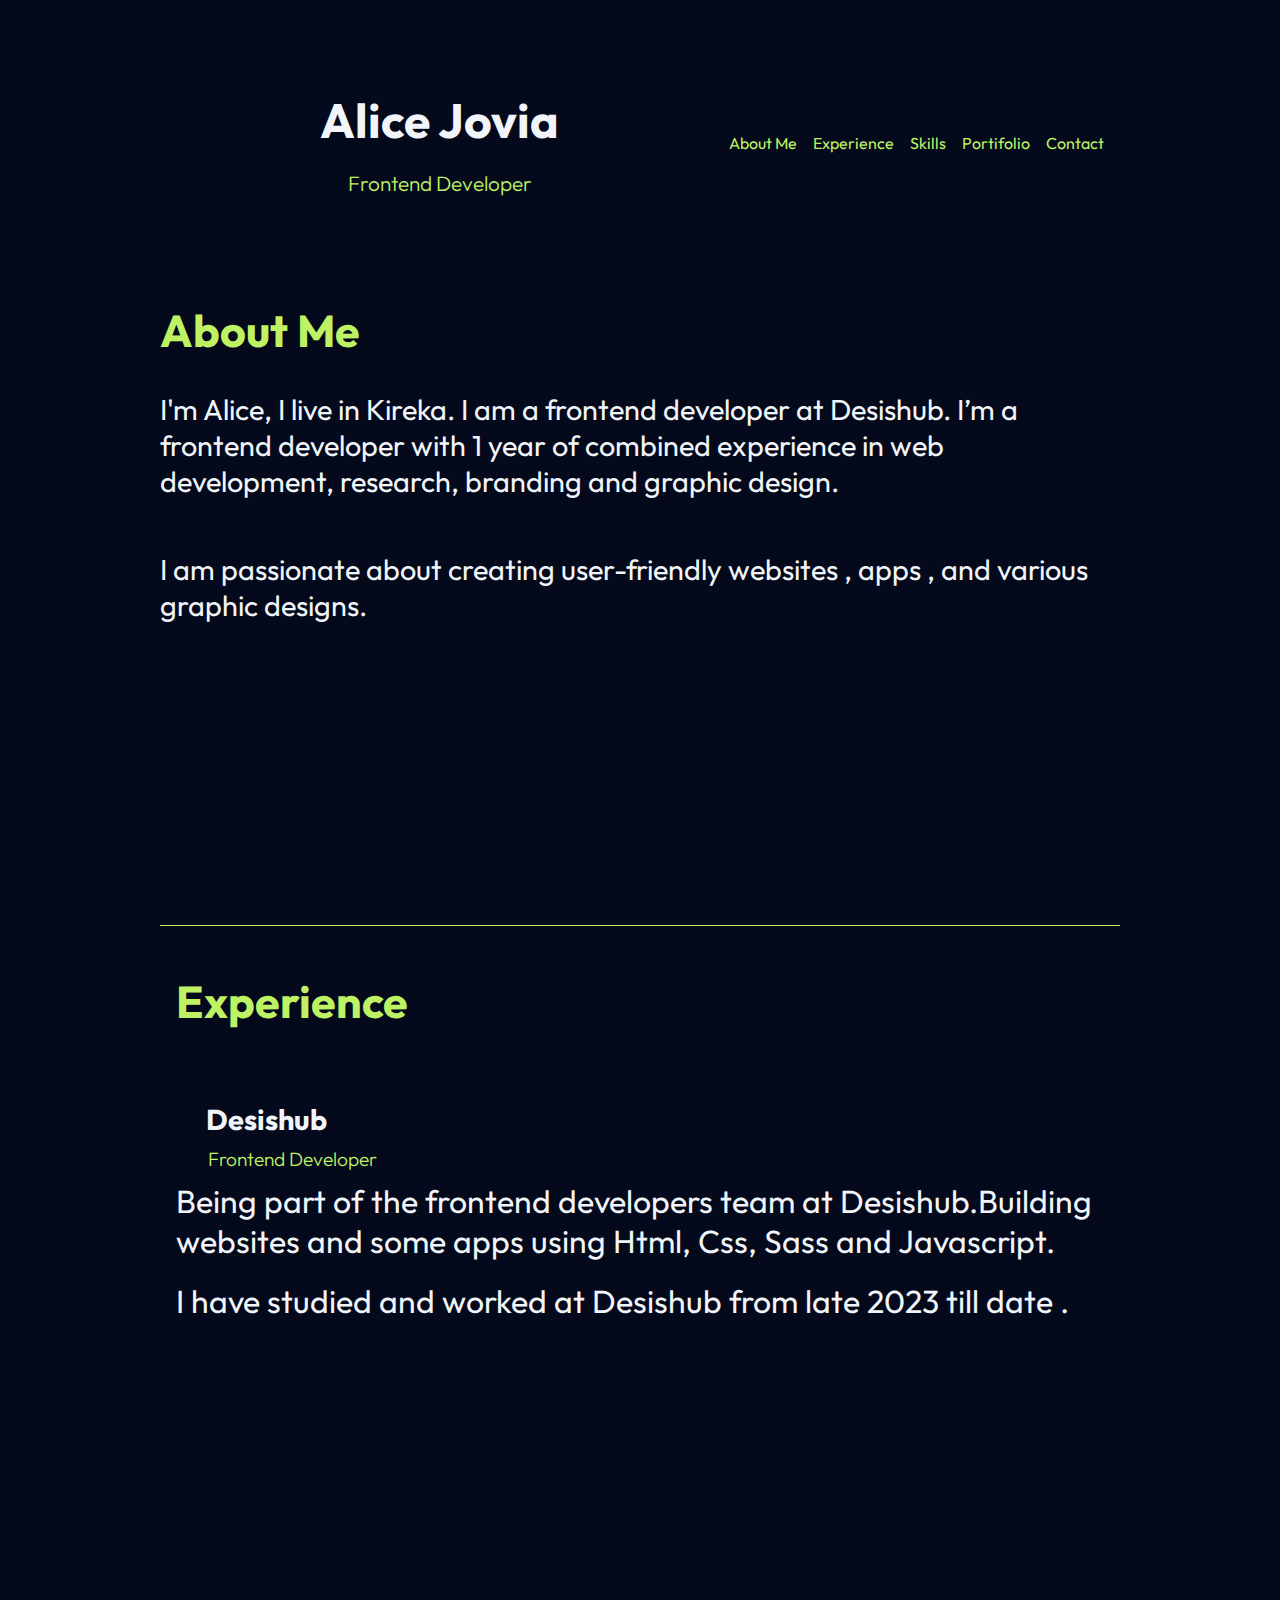
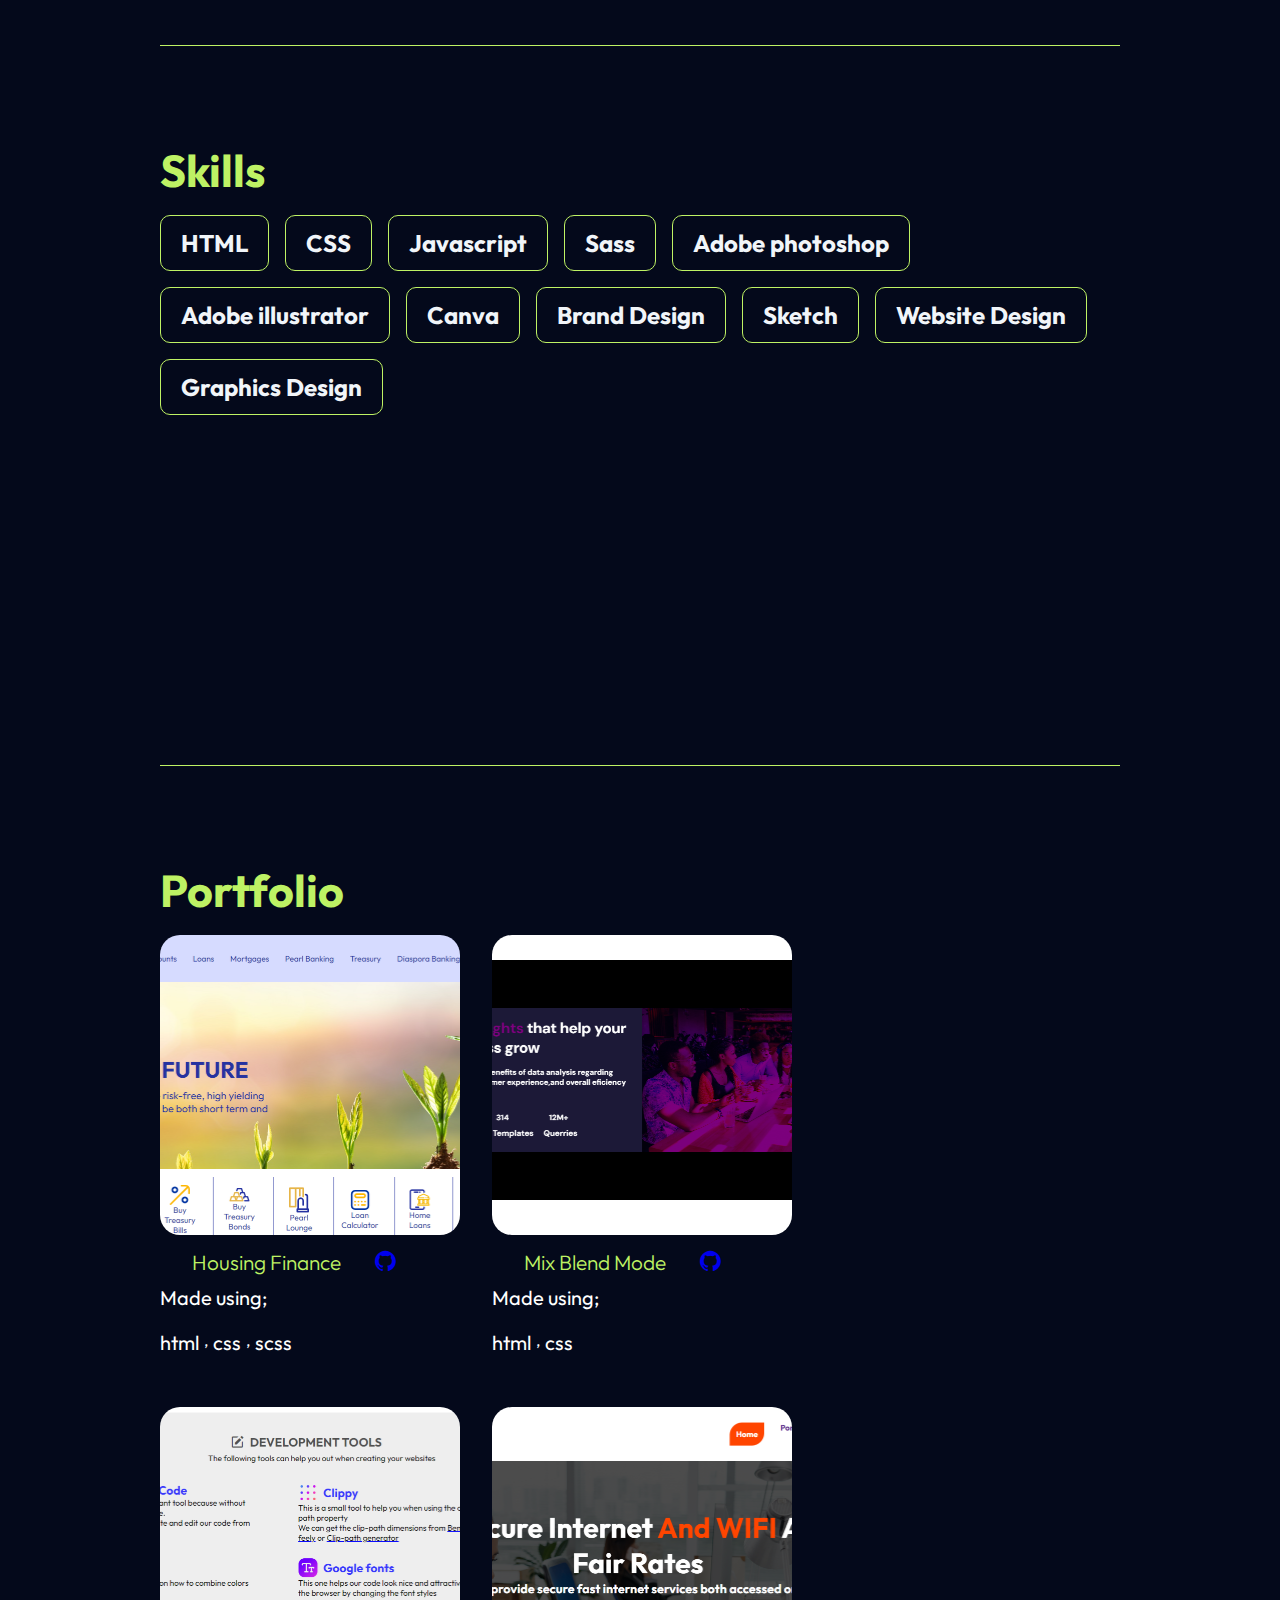
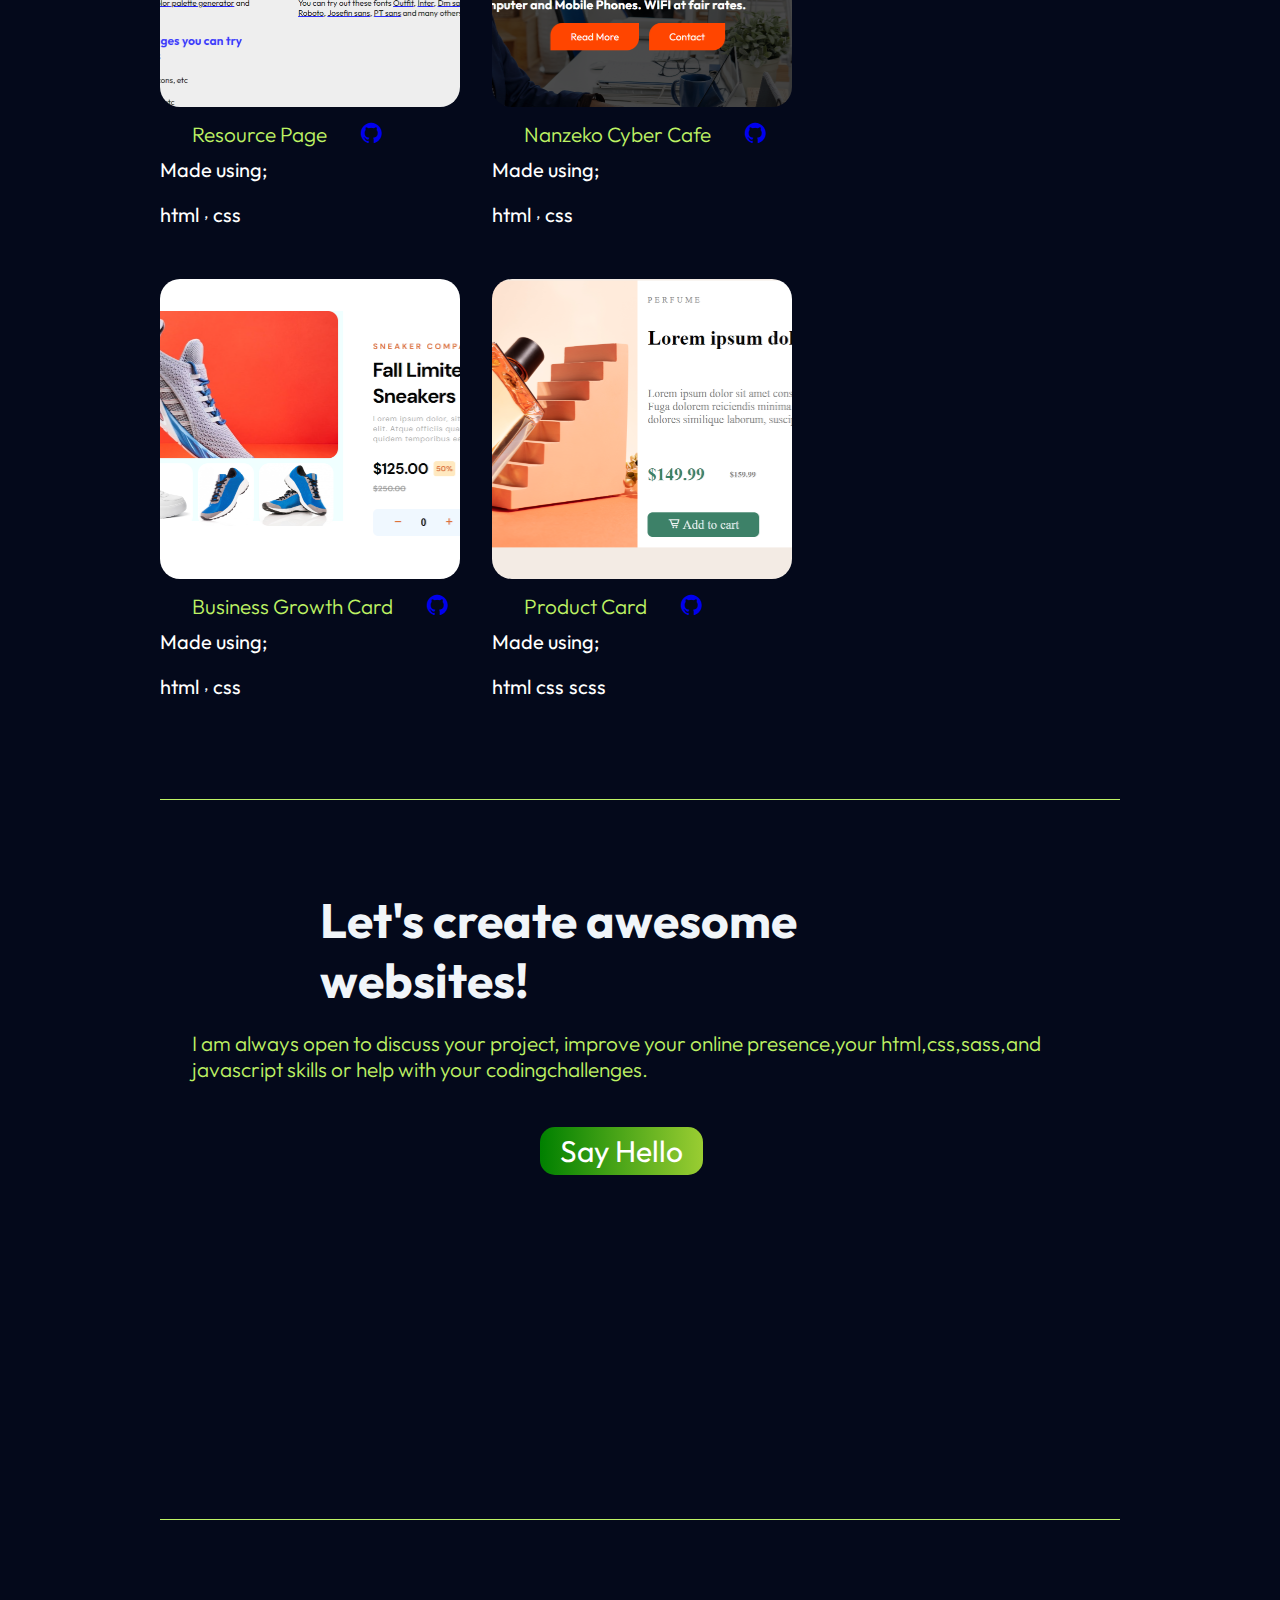
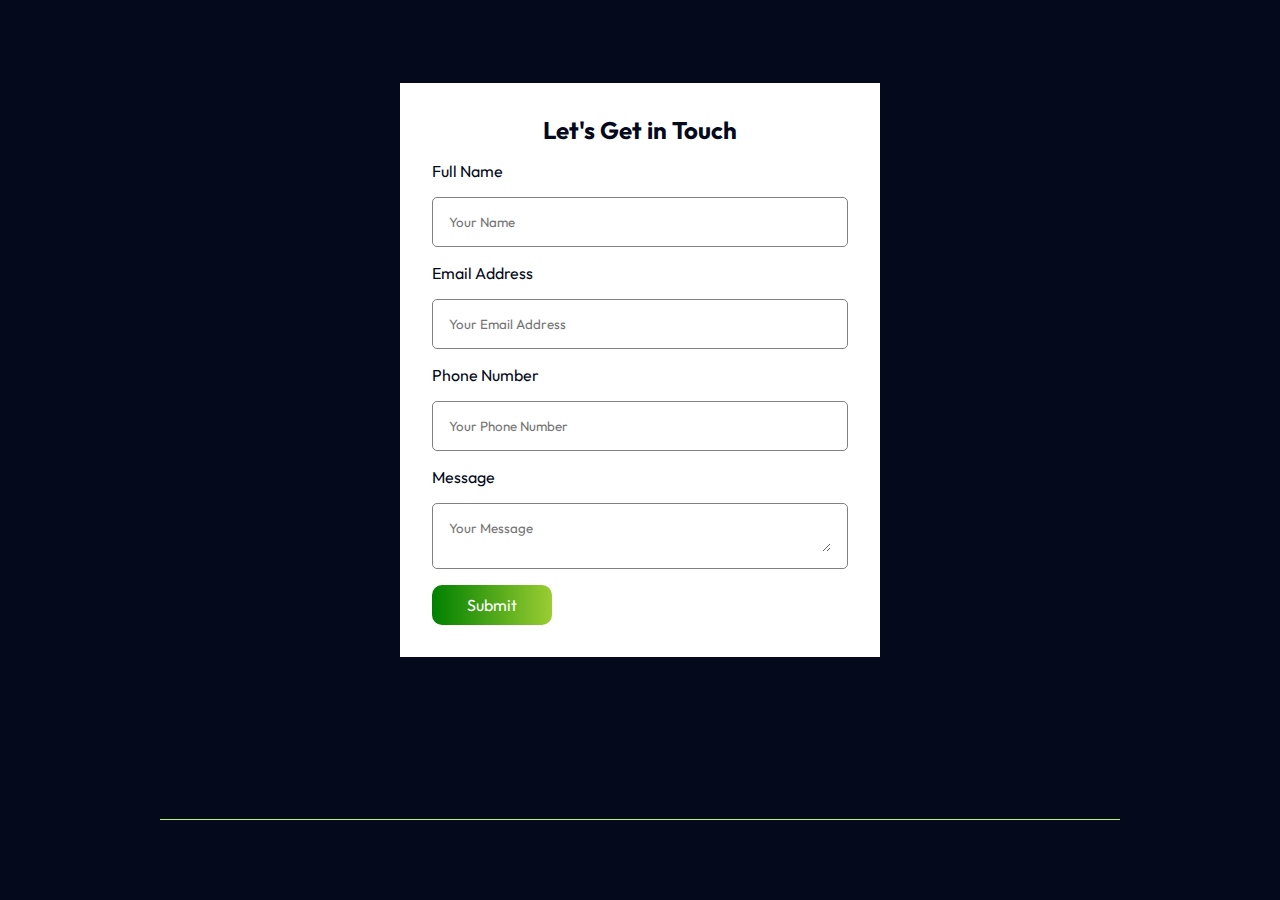
<file: index.html>
<!DOCTYPE html>
<html lang="en">
  <head>
    <meta charset="UTF-8" />
    <meta name="viewport" content="width=device-width, initial-scale=1.0" />
    <title>Alice Jovia|Web Developer in Kampala</title>
    <link
      href="https://unpkg.com/boxicons@2.1.4/css/boxicons.min.css"
      rel="stylesheet"
    />
    <link
      href="https://unpkg.com/boxicons@2.1.4/css/boxicons.min.css"
      rel="stylesheet"
    />
    <link
      href="https://unpkg.com/boxicons@2.1.4/css/boxicons.min.css"
      rel="stylesheet"
    />
    <link
      href="https://unpkg.com/boxicons@2.1.4/css/boxicons.min.css"
      rel="stylesheet"
    />
    <link
      href="https://unpkg.com/boxicons@2.1.4/css/boxicons.min.css"
      rel="stylesheet"
    />
    <link rel="stylesheet" href="style.css" />
  </head>
  <body>
    <!-- Header Section Start -->
    <header>
      <sub-nav>
        <h1>Alice Jovia</h1>
        <h4>Frontend Developer</h4>
      </sub-nav>
      <nav>
        <a href="#About"> About Me</a>
        <a href="#experience">Experience</a>
        <a href="#skills">Skills</a>
        <a href="#portfolio">Portifolio</a>
        <a href="#contact">Contact</a>
      </nav>
    </header>
    <!-- Header section End -->
    <!--About Section Start  -->
    <section class="section-about" id="About Me">
      <h2 class="section-heading">About Me</h2>
      <p class="section-paragraph">
        I'm Alice, I live in Kireka. I am a frontend developer at Desishub. I’m
        a frontend developer with 1 year of combined experience in web
        development, research, branding and graphic design.
      </p>
      <p class="section-paragraph">
        I am passionate about creating user-friendly websites , apps , and
        various graphic designs.
      </p>
    </section>
    <!--About Section End  -->
    <!--Experience Section Start -->
    <section class="section-experience" id="experience">
      <h2 class="section-heading rate">Experience</h2>
      <h2 class="desishub">Desishub</h2>
      <h4 class="developer">Frontend Developer</h4>
      <p>
        Being part of the frontend developers team at Desishub.Building websites
        and some apps using Html, Css, Sass and Javascript.
      </p>
      <p>I have studied and worked at Desishub from late 2023 till date .</p>
    </section>
    <!--Experience Section End -->
    <!-- Skills section start -->
    <section class="section-skills" id="skills">
      <h2 class="section-heading">Skills</h2>
      <div class="skills">
        <h3>HTML</h3>
        <h3>CSS</h3>
        <h3>Javascript</h3>
        <h3>Sass</h3>
        <h3>Adobe photoshop</h3>
        <h3>Adobe illustrator</h3>
        <h3>Canva</h3>
        <h3>Brand Design</h3>
        <h3>Sketch</h3>
        <h3>Website Design</h3>
        <h3>Graphics Design</h3>
      </div>
    </section>
    <!-- Skills section end -->
    <!-- portfolio section start -->
    <section class="section-portfolio" id="portfolio">
      <h2 class="section-heading">Portfolio</h2>

      <div class="portfolio">
        <div class="portfolio-1">
          <div class="image">
            <a href="https://housing-finance.vercel.app/">
              <img src="images/awesome-1.png" alt="" />
            </a>
          </div>
          <div class="text-2">
            <div class="text-icon">
              <h4 class="one">Housing Finance</h4>
              <div class="icon">
                <a href="https://github.com/Alice-Jovia/Housing-finance">
                  <i class="bx bxl-github"></i>
                </a>
              </div>
            </div>
            <p class="two">Made using;</p>
            <div class="main-text">
              <div class="text-3">
                <p class="two">html</p>
                ,
                <p class="two">css</p>
                ,
                <p class="two">scss</p>
              </div>
            </div>
          </div>
        </div>
        <div class="portfolio-2">
          <div class="image">
            <a href="https://mix-blend-mode-nine.vercel.app/">
              <img src="images/awesome-2.png" alt="" />
            </a>
          </div>
          <div class="text-2">
            <div class="text-icon">
              <h4 class="one">Mix Blend Mode</h4>
              <div class="icon">
                <a href="https://github.com/Alice-Jovia/mix-blend-mode">
                  <i class="bx bxl-github"></i>
                </a>
              </div>
            </div>
            <p class="two">Made using;</p>
            <div class="main-text">
              <div class="text-3">
                <p class="two">html</p>
                ,
                <p class="two">css</p>
              </div>
            </div>
          </div>
        </div>
        <div class="portfolio-3">
          <div class="image">
            <a href="https://resource-page-chi.vercel.app/">
              <img src="images/Resource-page.png" alt="" />
            </a>
          </div>
          <div class="text-2">
            <div class="text-icon">
              <h4 class="one">Resource Page</h4>
              <div class="icon">
                <a href="https://github.com/Alice-Jovia/resource-page">
                  <i class="bx bxl-github"></i>
                </a>
              </div>
            </div>
            <p class="two">Made using;</p>
            <div class="main-text">
              <div class="text-3">
                <p class="two">html</p>
                ,
                <p class="two">css</p>
              </div>
            </div>
          </div>
        </div>
        <div class="portfolio-4">
          <div class="image">
            <a href="https://cyber-cafe-27cp.vercel.app/">
              <img src="images/awesome-4.png" alt="" />
            </a>
          </div>
          <div class="text-2">
            <div class="text-icon">
              <h4 class="one">Nanzeko Cyber Cafe</h4>
              <div class="icon">
                <a href="https://github.com/Alice-Jovia/cyber-cafe">
                  <i class="bx bxl-github"></i>
                </a>
              </div>
            </div>
            <p class="two">Made using;</p>
            <div class="main-text">
              <div class="text-3">
                <p class="two">html</p>
                ,
                <p class="two">css</p>
              </div>
            </div>
          </div>
        </div>
        <div class="portfolio-5">
          <div class="image">
            <a href="https://business-growth-card.vercel.app/">
              <img src="images/awesome-5.png" alt="" />
            </a>
          </div>
          <div class="text-2">
            <div class="text-icon">
              <h4 class="one">Business Growth Card</h4>
              <div class="icon">
                <a href="https://github.com/Alice-Jovia/business-growth-card">
                  <i class="bx bxl-github"></i>
                </a>
              </div>
            </div>
            <p class="two">Made using;</p>
            <div class="main-text">
              <div class="text-3">
                <p class="two">html</p>
                ,
                <p class="two">css</p>
              </div>
            </div>
          </div>
        </div>
        <div class="portfolio-6">
          <div class="image">
            <a href="https://product-card-7o43.vercel.app/">
              <img src="images/awesome-6.png" alt="" />
            </a>
          </div>
          <div class="text-2">
            <div class="text-icon">
              <h4 class="one">Product Card</h4>
              <div class="icon">
                <a href="https://github.com/Alice-Jovia/product-card">
                  <i class="bx bxl-github"></i>
                </a>
              </div>
            </div>
            <p class="two">Made using;</p>
            <div class="main-text">
              <div class="text-3">
                <p class="two">html</p>
                <p class="two">css</p>
                <p class="two">scss</p>
              </div>
            </div>
          </div>
        </div>
      </div>
    </section>
    <!-- portifolio section end -->
    <!-- a word from the owner -->
    <section class="section-contact" id="contact">
      <div class="heading">
        <h1>Let's create awesome websites!</h1>
        <h4>
          I am always open to discuss your project, improve your online
          presence,your html,css,sass,and javascript skills or help with your
          codingchallenges.
        </h4>
        <a href="mailto:agodoalice@gmail.com">
          <button class="pointer">Say Hello</button></a
        >
      </div>
    </section>
    <section class="form">
      <div class="form-layout">
        <h2 class="send-message">Let's Get in Touch</h2>
        <form
          action="https://formsubmit.co/305f33c249f2b1c21bf93fd500b93588"
          method="POST"
          enctype="multipart/form-data"
          class="form-styles"
        >
          <input
            type="hidden"
            name="_next"
            value="https://portfolio-alice-jovias-projects.vercel.app/thank.html"
          />
          <input
            type="hidden"
            name="_subject"
            value="New message submission!"
          />
          <input type="hidden" name="_captcha" value="false" />
          <input
            type="hidden"
            name="_autoresponse"
            value="Thank you for contacting us, one of our team will be in touch with you shortly"
          />
          <label for="Full Name" class="label">Full Name</label>
          <div class="form-inputs">
            <input
              name="name"
              id="name"
              type="text"
              placeholder="Your Name"
              class="text-input"
            />
          </div>
          <label for="email" class="label">Email Address</label>
          <div class="form-inputs">
            <input
              name="email"
              id="email"
              type="email"
              placeholder="Your Email Address"
              class="text-input"
            />
          </div>
          <label for="email" class="label">Phone Number</label>
          <div class="form-inputs">
            <input
              name="phone"
              id="phone"
              type="tel"
              placeholder="Your Phone Number"
              class="text-input"
            />
          </div>
          <label for="email" class="label">Message</label>
          <div class="form-inputs">
            <textarea
              name="message"
              id="message"
              type="text"
              placeholder="Your Message"
              class="text-input"
            ></textarea>
          </div>
          <button class="submit-button">Submit</button>
        </form>
      </div>
    </section>

    <!-- a word from the owner -->
  </body>
</html>
</file>
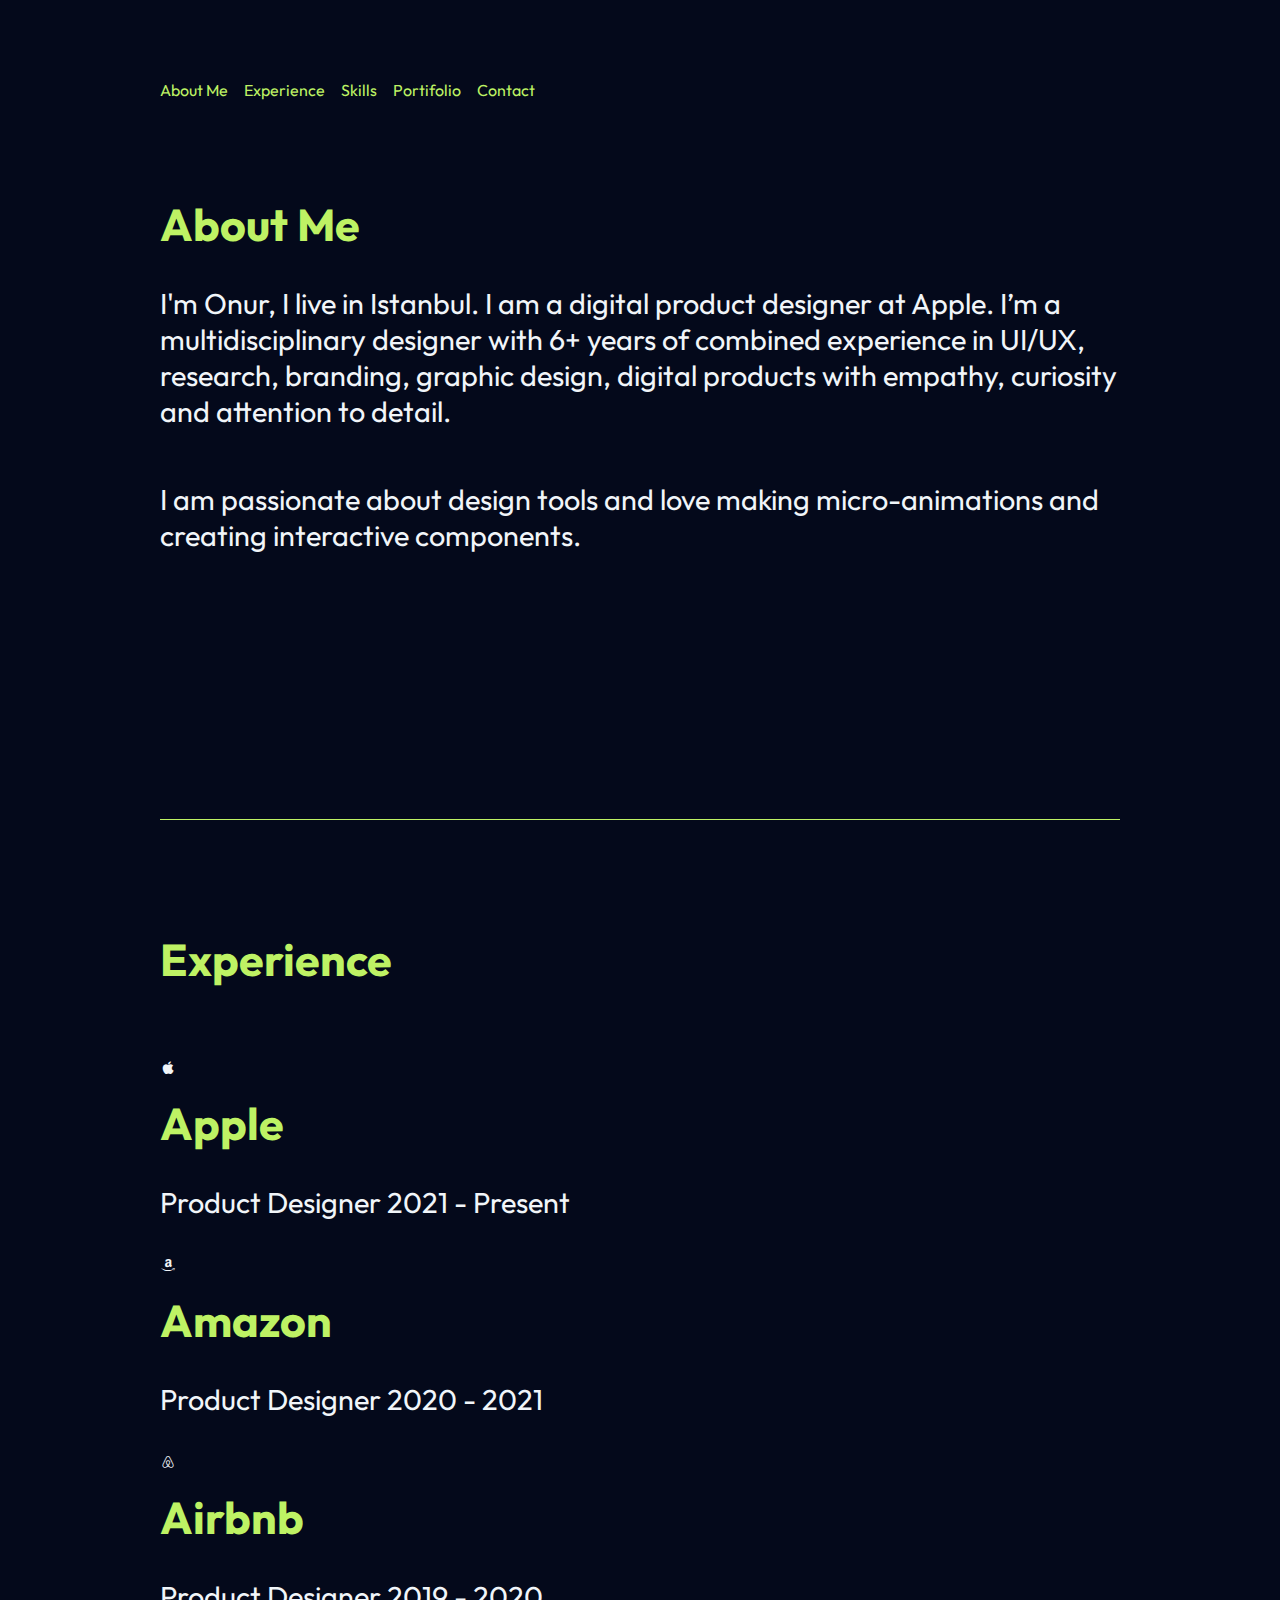
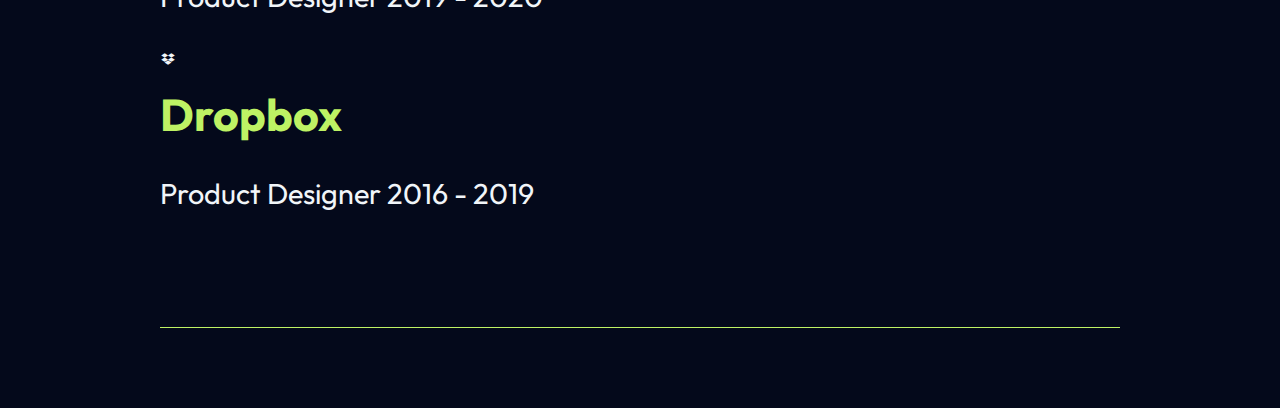
<file: coantact.html>
<!DOCTYPE html>
<html lang="en">
  <head>
    <meta charset="UTF-8" />
    <meta name="viewport" content="width=device-width, initial-scale=1.0" />
    <title>Alice Jojo|Web Developer in Kampala</title>
    <link href='https://unpkg.com/boxicons@2.1.4/css/boxicons.min.css' rel='stylesheet'>
    <link href='https://unpkg.com/boxicons@2.1.4/css/boxicons.min.css' rel='stylesheet'>
    <link href='https://unpkg.com/boxicons@2.1.4/css/boxicons.min.css' rel='stylesheet'>
    <link href='https://unpkg.com/boxicons@2.1.4/css/boxicons.min.css' rel='stylesheet'>
    <link rel="stylesheet" href="style.css">

  </head>
  <body>
    <!-- Header Section Start -->
    <header>
      <nav>
        <a href="#About"> About Me</a>
        <a href="">Experience</a>
        <a href="">Skills</a>
        <a href="">Portifolio</a>
        <a href="">Contact</a>
      </nav>
    </header>
    <!-- Header section End -->
    <!--About Section Start  -->
    <section class="section-about">
      <h2 class="section-heading">About Me</h2>
      <p class="section-paragraph">
        I'm Onur, I live in Istanbul. I am a digital product designer at Apple.
        I’m a multidisciplinary designer with 6+ years of combined experience in
        UI/UX, research, branding, graphic design, digital products with
        empathy, curiosity and attention to detail.
      </p>
      <p class="section-paragraph">
        I am passionate about design tools and love making micro-animations and
        creating interactive components.
      </p>
    </section>
    <!--About Section End  -->
    <!--Experience Section Start -->
    <section class="section-Experience">
      <h2 class="section-heading rate">Experience</h2>
      <div class="exp-cards">
        <div class="exp-card">
          <div class="icon"> <i class='bx bxl-apple'></i></div>
          <div class="card-details">
            <h2 class="section-heading">Apple</h2>
            <p class="section-paragraph">Product Designer 2021 - Present</p>
          </div>
        <div class="exp-card">
          <div class="icon"><i class='bx bxl-amazon'></i></div>
          <div class="card-details">
            <h2 class="section-heading">Amazon</h2>
            <p class="section-paragraph">Product Designer 2020 - 2021</p>
          </div>
        <div class="exp-card">
          <div class="icon"><i class='bx bxl-airbnb'></i></div>
          <div class="card-details">
            <h2 class="section-heading"> Airbnb</h2>
            <p class="section-paragraph">Product Designer 2019 - 2020</p>
          </div>
        <div class="exp-card">
          <div class="icon"><i class='bx bxl-dropbox'></i></div>
          <div class="card-details">
            <h2 class="section-heading">Dropbox</h2>
            <p class="section-paragraph">Product Designer 2016 - 2019</p>
          </div>
        </div>
      </div>
    </section>
    <!--Experience Section End -->
  </body>
</html>
</file>
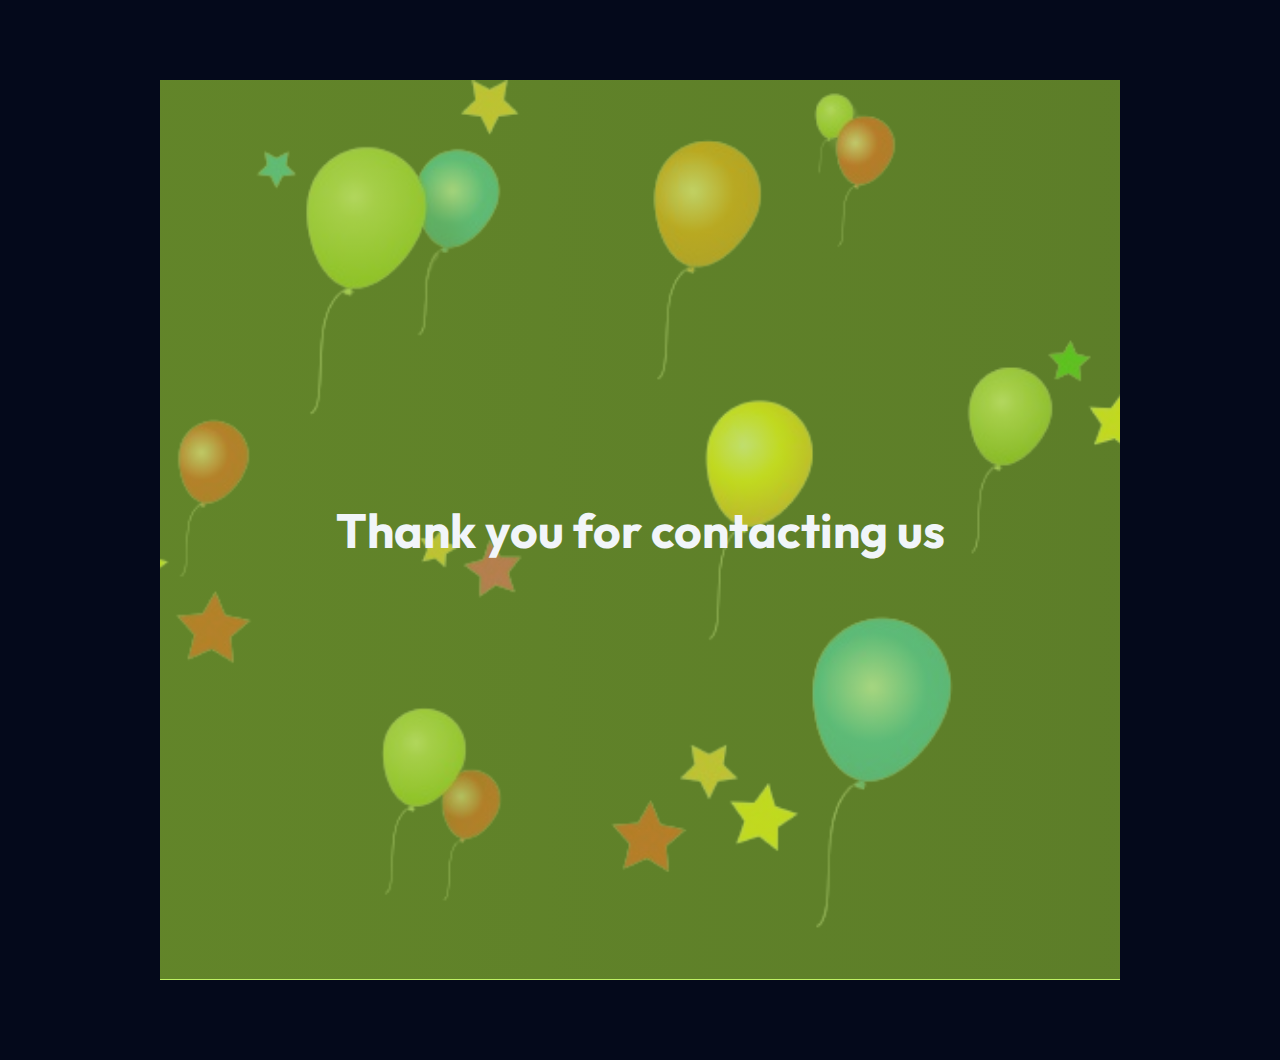
<file: thank-you.html>
<!DOCTYPE html>
<html lang="en">
  <head>
    <meta charset="UTF-8" />
    <meta name="viewport" content="width=device-width, initial-scale=1.0" />
    <title>Document</title>
    <link rel="stylesheet" href="style.css" />
  </head>
  <body>
    <section class="thanks">
      <h1>Thank you for contacting us</h1>
    </section>
  </body>
</html>
</file>
<file: style.css>
@import url("https://fonts.googleapis.com/css2?family=Inter:wght@100..900&family=Outfit:wght@100..900&family=PT+Sans:ital,wght@0,400;0,700;1,400;1,700&display=swap");
/* GLOBAL STYLES STAR */
:root {
  --primary-color: #bef264;
  --secondary-color: #04091b;
  --primary-font: "Outfit", sans-serif;
  --secondary-font: "PT Sans", sans-serif;
  --tertiary-font: "Inter", sans-serif;
}
section {
  padding: 5rem 0;
  /* padding: 1rem; */
  min-height: 80vh;
  border-bottom: 1px solid var(--primary-color);
}
* {
  margin: 0;
  padding: 0;
  box-sizing: border-box;
  font-family: var(--primary-font);
}
body {
  padding: 5rem 10rem;
  /* padding: 1rem; */
  background-color: var(--secondary-color);
  color: #f1f5f9;
  position: relative;
}
/* GLOBAL STYLES END */
header {
  position: sticky;
  top: 0;
  background-color: #04091b;
  display: flex;
  justify-content: space-between;
  align-items: center;
  z-index: 300;
}
sub-nav {
  display: flex;
  flex-direction: column;
  align-items: center;
}
h4 {
  color: #bef264;
}
nav {
  display: flex;
  /* display: none; */
  gap: 1rem;
  margin-right: 1rem;
}
nav a {
  color: var(--primary-color);
  text-decoration: none;
}
.section-heading {
  font-size: 2.8rem;
  /* font-size: 2rem; */
  padding: 1rem 0;
  color: #bef264;
}
.section-paragraph {
  padding: 1rem 0;
  font-size: 1.8rem;
  /* font-size: 1.5rem; */
}
.section-experience {
  padding: 1rem;
}
.intro-text {
  display: flex;
  flex-direction: column;
}
.desishub {
  font-size: 1.8rem;
  /* font-size: 1rem; */
  margin-left: 30px;
}
.developer {
  font-size: 1.2rem;
  /* font-size: 1rem; */
}
p {
  font-size: 2rem;
  /* font-size: 2rem; */
  margin-bottom: 20px;
}
html {
  scroll-behavior: smooth;
}
.rate {
  margin-bottom: 55px;
  margin-top: 15px;
}
.skills {
  display: flex;
  gap: 1rem;
  flex-wrap: wrap;
}
h3 {
  font-size: 1.5rem;
  /* font-size: 1rem; */
  padding: 12px 20px;
  border-radius: 10px;
  border: 0.2px solid var(--primary-color);
}
.portfolio {
  display: flex;
  gap: 2rem;
  flex-wrap: wrap;
}
img {
  width: 300px;
  /* width: 50%; */
  height: 300px;
  object-fit: cover;
  border-radius: 20px;
  transition: all 1s;
}
img:hover {
  width: 300px;
  height: 300px;
  object-fit: cover;
  border-radius: 20px;
  transform: scale(0.9);
}
h1 {
  /* margin-left: 100px; */
  padding: 10px 10rem;
  font-size: 3rem;
  /* font-size: 2rem; */
}
h4 {
  padding: 10px 2rem;
  font-size: 1.3rem;
  /* font-size: 1rem; */
  font-weight: 300;
}
button {
  color: white;
  background: linear-gradient(to right, green, yellowgreen);
  border: none;
  padding: 5px 20px;
  border-radius: 15px;
  margin-top: 35px;
  margin-left: 380px;
  font-size: 30px;
  /* font-size: 20px; */
  cursor: pointer;
}
.text-2 {
  display: flex;
  gap: 0px;
  flex-direction: column;
}
.two {
  font-size: 20px;
  color: white;
}
.text-3 {
  display: flex;
  gap: 5px;
}
.main-text {
  display: flex;
}
.text-icon {
  display: flex;
  align-items: center;
}
.bxl-github {
  font-size: 25px;
  transition: all 1s;
}
.bxl-github:hover {
  font-size: 28px;
  transform: scale(1.3);
}
.form {
  min-height: 100vh;
  display: flex;
  justify-content: center;
  align-items: center;
}
.send-message {
  text-align: center;
  margin-bottom: 1rem;
  color: #04091b;
}
.label {
  color: #04091b;
}
.form-layout {
  width: 50%;
  /* width: 100%; */
  display: flex;
  flex-direction: column;
  padding: 2rem;
  background-color: white;
}
.form-inputs {
  background-color: white;
  border: 1px solid gray;
  padding: 1rem;
  display: flex;
  flex-direction: column;
  gap: 2rem;
  margin-bottom: 1rem;
  margin-top: 1rem;
  border-radius: 5px;
}
.text-input {
  width: 100%;
  outline: none;
  border: none;
}
.submit-button {
  padding: 10px 35px;
  border-radius: 10px;
  border: none;
  cursor: pointer;
  background: linear-gradient(to right, green, yellowgreen);
  font-size: 1rem;
  margin: 0 auto;
}
.thanks {
  background: linear-gradient(
      to right,
      rgba(153, 205, 50, 0.63),
      rgba(153, 205, 50, 0.596)
    ),
    url("/images/pngwing.com__4_-removebg-preview.png");
  background-size: cover;
  background-position: center;
  display: flex;
  align-items: center;
  justify-content: center;
  height: 100vh;
}
@media (max-width: 768px) {
  section {
    padding: 1rem;
  }
  body {
    padding: 1rem;
  }
  nav {
    display: none;
  }
  .section-heading {
    font-size: 2rem;
  }
  .section-paragraph {
    font-size: 1.5rem;
  }
  .section-experience {
    min-height: 100vh;
  }
  .desishub {
    font-size: 1rem;
  }
  .developer {
    font-size: 1rem;
    margin-right: 100px;
  }
  p {
    font-size: 1.8rem;
  }
  h3 {
    font-size: 1rem;
  }
  img {
    width: 100%;
  }
  h1 {
    font-size: 2rem;
    text-align: center;
    padding: 0px;
    margin-top: 10px;
  }
  h4 {
    font-size: 1rem;
  }
  button {
    margin-left: 200px;
    font-size: 20px;
  }
  .form-layout {
    width: 100%;
  }
}
@media (max-width: 360px) {
  body {
    padding: 0.5rem;
  }
  section {
    padding: 0.5rem;
  }
  p {
    font-size: 1.3rem;
  }
  h4 {
    text-align: center;
    font-size: 1.2rem;
  }
  h1 {
    font-size: 2rem;
    width: 100%;
    padding: 0px;
    margin-top: 20px;
    text-align: center;
  }
  .section-contact {
    padding: 0rem;
  }
  button {
    margin-left: 100px;
    margin-top: 10px;
    font-size: 20px;
  }
  .section-paragraph {
    font-size: 1.3rem;
  }
  .form-layout {
    width: 100%;
  }
}
</file>
